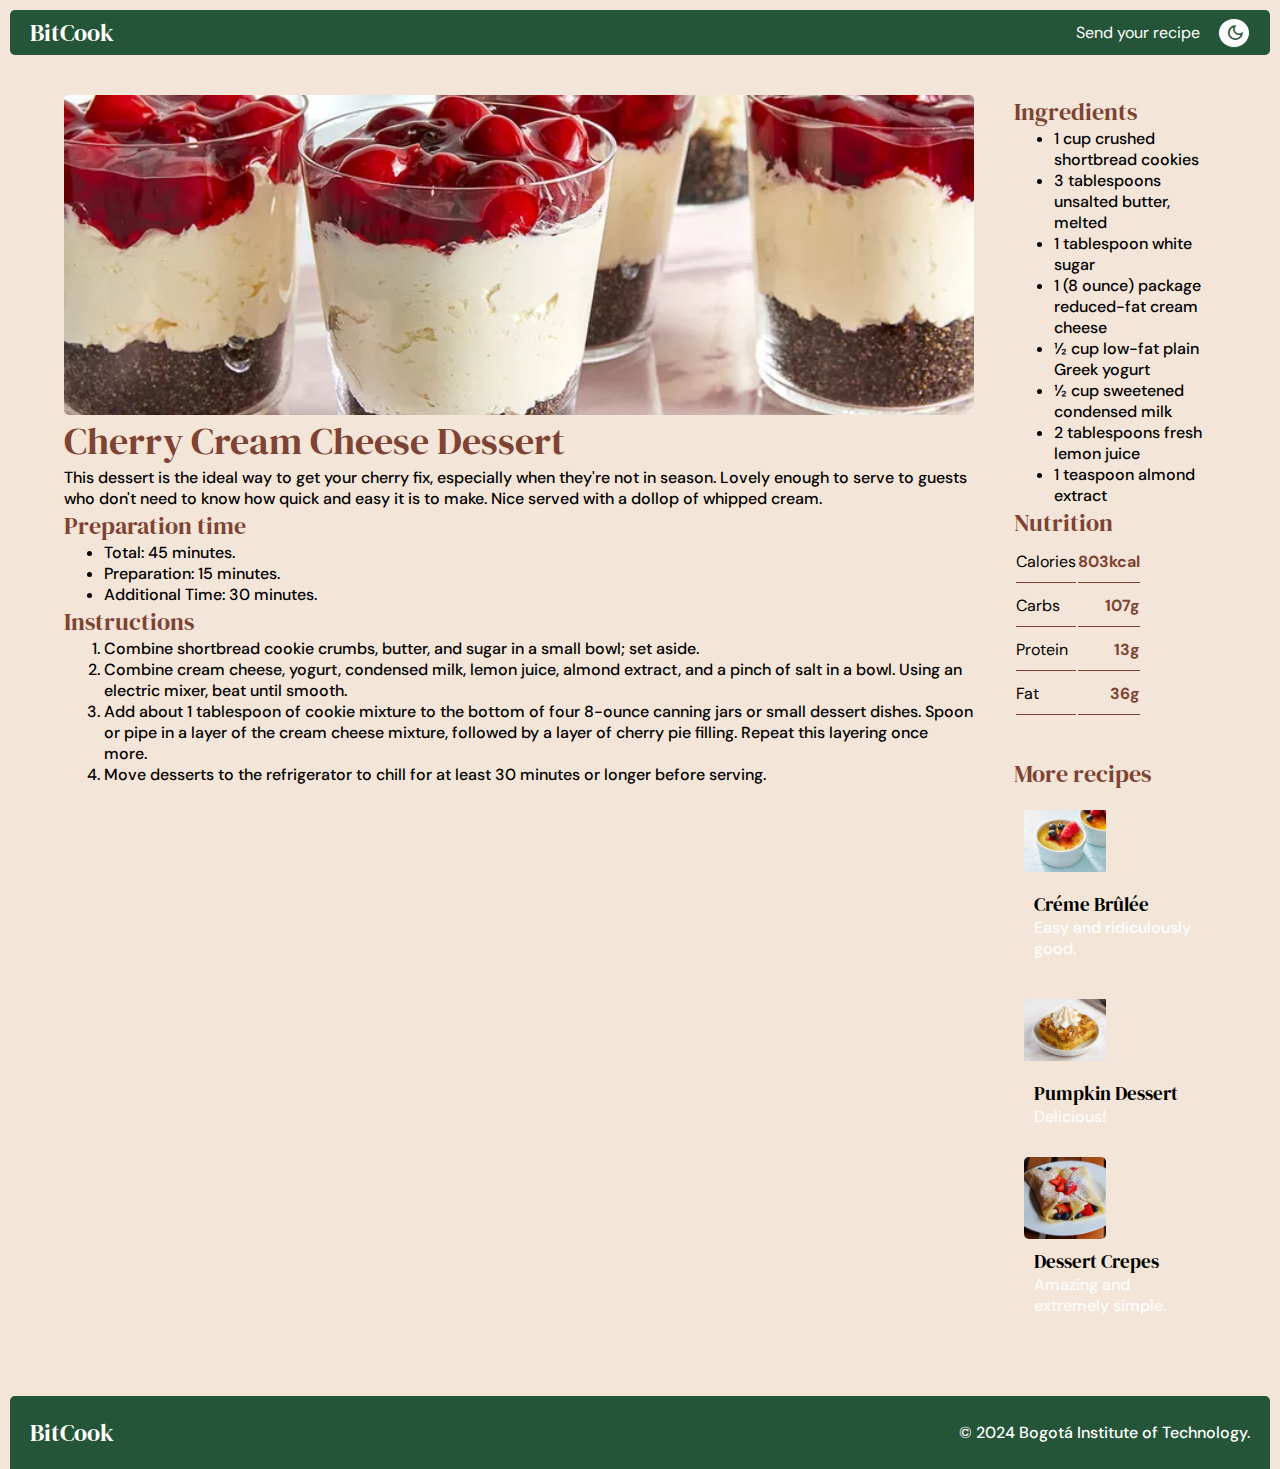
<file: cherrycreamcheese.html>
<!DOCTYPE html>
<html lang="en">
  <head>
    <meta charset="UTF-8" />
    <meta name="viewport" content="width=device-width, initial-scale=1.0" />
    <title>BitCook</title>
    <link rel="preconnect" href="https://fonts.googleapis.com" />
    <link rel="preconnect" href="https://fonts.gstatic.com" crossorigin />
    <link
      href="https://fonts.googleapis.com/css2?family=DM+Serif+Display:ital@0;1&display=swap"
      rel="stylesheet"
    />
    <link rel="preconnect" href="https://fonts.googleapis.com" />
    <link rel="preconnect" href="https://fonts.gstatic.com" crossorigin />
    <link
      href="https://fonts.googleapis.com/css2?family=DM+Sans:ital,opsz,wght@0,9..40,100..1000;1,9..40,100..1000&family=DM+Serif+Display:ital@0;1&display=swap"
      rel="stylesheet"
    />
    <link
      rel="stylesheet"
      href="https://fonts.googleapis.com/css2?family=Material+Symbols+Outlined:opsz,wght,FILL,GRAD@20..48,100..700,0..1,-50..200"
    />
    <link rel="stylesheet" href="./css/styles.css" />
    <script defer src="./js/recipescript.js"></script>
  </head>
  <body>
    <nav>
      <h2><a href="./index.html">BitCook</a></h2>
      <div id="buttons">
        <p><a href="./form.html">Send your recipe</a></p>
        <button class="dark-mode-button">
          <i class="material-symbols-outlined">dark_mode</i>
        </button>
      </div>
    </nav>
    <main id="recipe-main">
      <div class="fbox boxes lm-boxes">
        <header
          id="recipe-header"
          style="background-image: url(./images/cherrycreamcheese.png)"
        ></header>
        <div>
          <h2 class="title lm-titles">Cherry Cream Cheese Dessert</h2>
          <p class="lm-txt">
            This dessert is the ideal way to get your cherry fix, especially
            when they're not in season. Lovely enough to serve to guests who
            don't need to know how quick and easy it is to make. Nice served
            with a dollop of whipped cream.
          </p>
        </div>
        <div class="preparation-time lm-prep-time">
          <h2 class="lm-titles">Preparation time</h2>
          <ul>
            <li class="lm-txt">Total: 45 minutes.</li>
            <li class="lm-txt">Preparation: 15 minutes.</li>
            <li class="lm-txt">Additional Time: 30 minutes.</li>
          </ul>
        </div>
        <div>
          <h2 class="lm-titles">Instructions</h2>
          <ol>
            <li class="lm-txt">
              Combine shortbread cookie crumbs, butter, and sugar in a small
              bowl; set aside.
            </li>
            <li class="lm-txt">
              Combine cream cheese, yogurt, condensed milk, lemon juice, almond
              extract, and a pinch of salt in a bowl. Using an electric mixer,
              beat until smooth.
            </li>
            <li class="lm-txt">
              Add about 1 tablespoon of cookie mixture to the bottom of four
              8-ounce canning jars or small dessert dishes. Spoon or pipe in a
              layer of the cream cheese mixture, followed by a layer of cherry
              pie filling. Repeat this layering once more.
            </li>
            <li class="lm-txt">
              Move desserts to the refrigerator to chill for at least 30 minutes
              or longer before serving.
            </li>
          </ol>
        </div>
      </div>
      <div id="right-main">
        <div class="boxes lm-boxes">
          <h2 class="lm-titles">Ingredients</h2>
          <ul>
            <li class="lm-txt">1 cup crushed shortbread cookies</li>
            <li class="lm-txt">3 tablespoons unsalted butter, melted</li>
            <li class="lm-txt">1 tablespoon white sugar</li>
            <li class="lm-txt">1 (8 ounce) package reduced-fat cream cheese</li>
            <li class="lm-txt">½ cup low-fat plain Greek yogurt</li>
            <li class="lm-txt">½ cup sweetened condensed milk</li>
            <li class="lm-txt">2 tablespoons fresh lemon juice</li>
            <li class="lm-txt">1 teaspoon almond extract</li>
          </ul>
          <h2 class="lm-titles">Nutrition</h2>
          <table>
            <tr>
              <td class="lm-f-td">Calories</td>
              <td class="lm-s-td">803kcal</td>
            </tr>
            <tr>
              <td class="lm-f-td">Carbs</td>
              <td class="lm-s-td">107g</td>
            </tr>
            <tr>
              <td class="lm-f-td">Protein</td>
              <td class="lm-s-td">13g</td>
            </tr>
            <tr>
              <td class="lm-f-td">Fat</td>
              <td class="lm-s-td">36g</td>
            </tr>
          </table>
        </div>
        <div class="boxes lm-boxes">
          <h2 class="lm-titles">More recipes</h2>
          <div id="more-recipes-list">
            <div>
              <a href="./cremebrulee.html">
                <div
                  class="lists-img"
                  style="background-image: url(./images/cremebrulee.png)"
                ></div>
                <div class="lists">
                  <h3 class="lm-txt">Créme Brûlée</h3>
                  <p class="lm-txt">Easy and ridiculously good.</p>
                </div>
              </a>
            </div>
            <div>
              <a href="./pumpkindessert.html">
                <div
                  class="lists-img"
                  style="background-image: url(./images/pumpkin.png)"
                ></div>
                <div class="lists">
                  <h3 class="lm-txt">Pumpkin Dessert</h3>
                  <p class="lm-txt">Delicious!</p>
                </div>
              </a>
            </div>
            <div>
              <a href="./dessertcrepes.html">
                <div
                  class="lists-img"
                  style="background-image: url(./images/crepes.png)"
                ></div>
                <div class="lists">
                  <h3 class="lm-txt">Dessert Crepes</h3>
                  <p class="lm-txt">Amazing and extremely simple.</p>
                </div>
              </a>
            </div>
          </div>
        </div>
      </div>
    </main>
    <footer>
      <h2><a href="./index.html">BitCook</a></h2>
      <p>© 2024 Bogotá Institute of Technology.</p>
    </footer>
  </body>
</html>
</file>
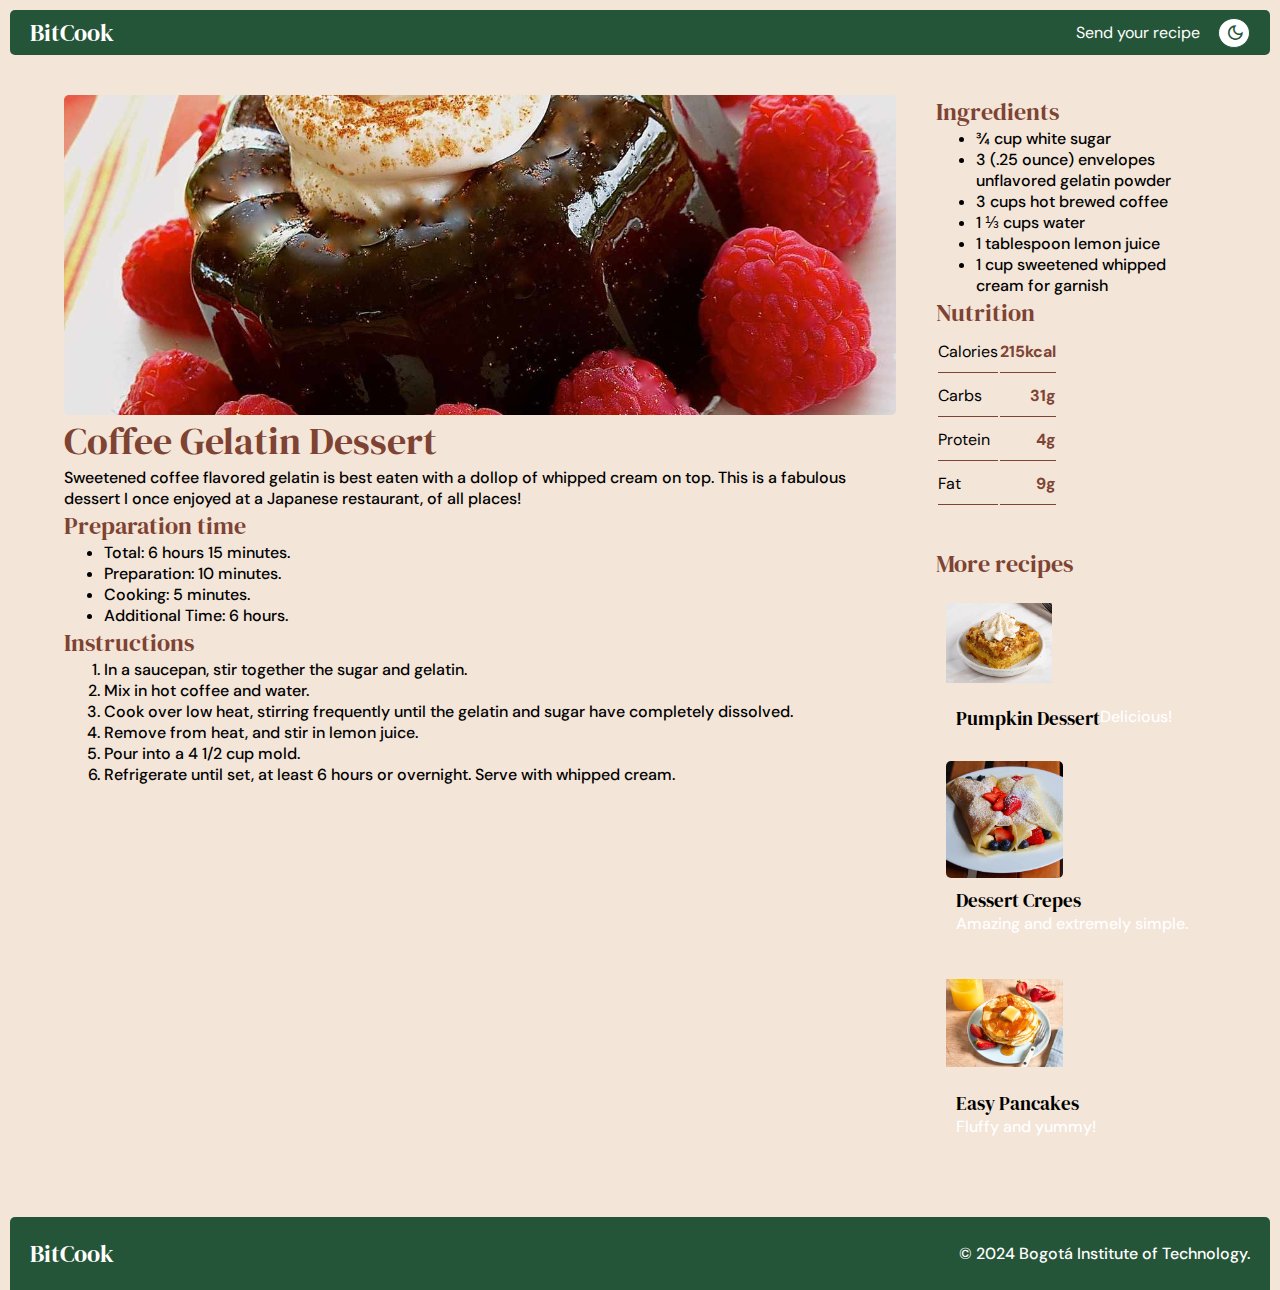
<file: coffegelatin.html>
<!DOCTYPE html>
<html lang="en">
  <head>
    <meta charset="UTF-8" />
    <meta name="viewport" content="width=device-width, initial-scale=1.0" />
    <title>BitCook</title>
    <link rel="preconnect" href="https://fonts.googleapis.com" />
    <link rel="preconnect" href="https://fonts.gstatic.com" crossorigin />
    <link
      href="https://fonts.googleapis.com/css2?family=DM+Serif+Display:ital@0;1&display=swap"
      rel="stylesheet"
    />
    <link rel="preconnect" href="https://fonts.googleapis.com" />
    <link rel="preconnect" href="https://fonts.gstatic.com" crossorigin />
    <link
      href="https://fonts.googleapis.com/css2?family=DM+Sans:ital,opsz,wght@0,9..40,100..1000;1,9..40,100..1000&family=DM+Serif+Display:ital@0;1&display=swap"
      rel="stylesheet"
    />
    <link
      rel="stylesheet"
      href="https://fonts.googleapis.com/css2?family=Material+Symbols+Outlined:opsz,wght,FILL,GRAD@20..48,100..700,0..1,-50..200"
    />
    <link rel="stylesheet" href="./css/styles.css" />
    <script defer src="./js/recipescript.js"></script>
  </head>
  <body>
    <nav>
      <h2><a href="./index.html">BitCook</a></h2>
      <div id="buttons">
        <p><a href="./form.html">Send your recipe</a></p>
        <button class="dark-mode-button">
          <i class="material-symbols-outlined">dark_mode</i>
        </button>
      </div>
    </nav>
    <main id="recipe-main">
      <div class="fbox boxes lm-boxes">
        <header
          id="recipe-header"
          style="background-image: url(./images/coffeegelatin.png)"
        ></header>
        <div>
          <h2 class="title lm-titles">Coffee Gelatin Dessert</h2>
          <p class="lm-txt">
            Sweetened coffee flavored gelatin is best eaten with a dollop of
            whipped cream on top. This is a fabulous dessert I once enjoyed at a
            Japanese restaurant, of all places!
          </p>
        </div>
        <div class="preparation-time lm-prep-time">
          <h2 class="lm-titles">Preparation time</h2>
          <ul>
            <li class="lm-txt">Total: 6 hours 15 minutes.</li>
            <li class="lm-txt">Preparation: 10 minutes.</li>
            <li class="lm-txt">Cooking: 5 minutes.</li>
            <li class="lm-txt">Additional Time: 6 hours.</li>
          </ul>
        </div>
        <div>
          <h2 class="lm-titles">Instructions</h2>
          <ol>
            <li class="lm-txt">
              In a saucepan, stir together the sugar and gelatin.
            </li>
            <li class="lm-txt">Mix in hot coffee and water.</li>
            <li class="lm-txt">
              Cook over low heat, stirring frequently until the gelatin and
              sugar have completely dissolved.
            </li>
            <li class="lm-txt">Remove from heat, and stir in lemon juice.</li>
            <li class="lm-txt">Pour into a 4 1/2 cup mold.</li>
            <li class="lm-txt">
              Refrigerate until set, at least 6 hours or overnight. Serve with
              whipped cream.
            </li>
          </ol>
        </div>
      </div>
      <div id="right-main">
        <div class="boxes lm-boxes">
          <h2 class="lm-titles">Ingredients</h2>
          <ul>
            <li class="lm-txt">¾ cup white sugar</li>
            <li class="lm-txt">
              3 (.25 ounce) envelopes unflavored gelatin powder
            </li>
            <li class="lm-txt">3 cups hot brewed coffee</li>
            <li class="lm-txt">1 ⅓ cups water</li>
            <li class="lm-txt">1 tablespoon lemon juice</li>
            <li class="lm-txt">1 cup sweetened whipped cream for garnish</li>
          </ul>
          <h2 class="lm-titles">Nutrition</h2>
          <table>
            <tr>
              <td class="lm-f-td">Calories</td>
              <td class="lm-s-td">215kcal</td>
            </tr>
            <tr>
              <td class="lm-f-td">Carbs</td>
              <td class="lm-s-td">31g</td>
            </tr>
            <tr>
              <td class="lm-f-td">Protein</td>
              <td class="lm-s-td">4g</td>
            </tr>
            <tr>
              <td class="lm-f-td">Fat</td>
              <td class="lm-s-td">9g</td>
            </tr>
          </table>
        </div>
        <div class="boxes lm-boxes">
          <h2 class="lm-titles">More recipes</h2>
          <div id="more-recipes-list">
            <div>
              <a href="./pumpkindessert.html">
                <div
                  class="lists-img"
                  style="background-image: url(./images/pumpkin.png)"
                ></div>
                <div class="lists">
                  <h3 class="lm-txt">Pumpkin Dessert</h3>
                  <p class="lm-txt">Delicious!</p>
                </div>
              </a>
            </div>
            <div>
              <a href="./dessertcrepes.html">
                <div
                  class="lists-img"
                  style="background-image: url(./images/crepes.png)"
                ></div>
                <div class="lists">
                  <h3 class="lm-txt">Dessert Crepes</h3>
                  <p class="lm-txt">Amazing and extremely simple.</p>
                </div>
              </a>
            </div>
            <div>
              <a href="./pancakes.html">
                <div
                  class="lists-img"
                  style="background-image: url(./images/pancakes.png)"
                ></div>
                <div class="lists">
                  <h3 class="lm-txt">Easy Pancakes</h3>
                  <p class="lm-txt">Fluffy and yummy!</p>
                </div>
              </a>
            </div>
          </div>
        </div>
      </div>
    </main>
    <footer>
      <h2><a href="./index.html">BitCook</a></h2>
      <p>© 2024 Bogotá Institute of Technology.</p>
    </footer>
  </body>
</html>
</file>
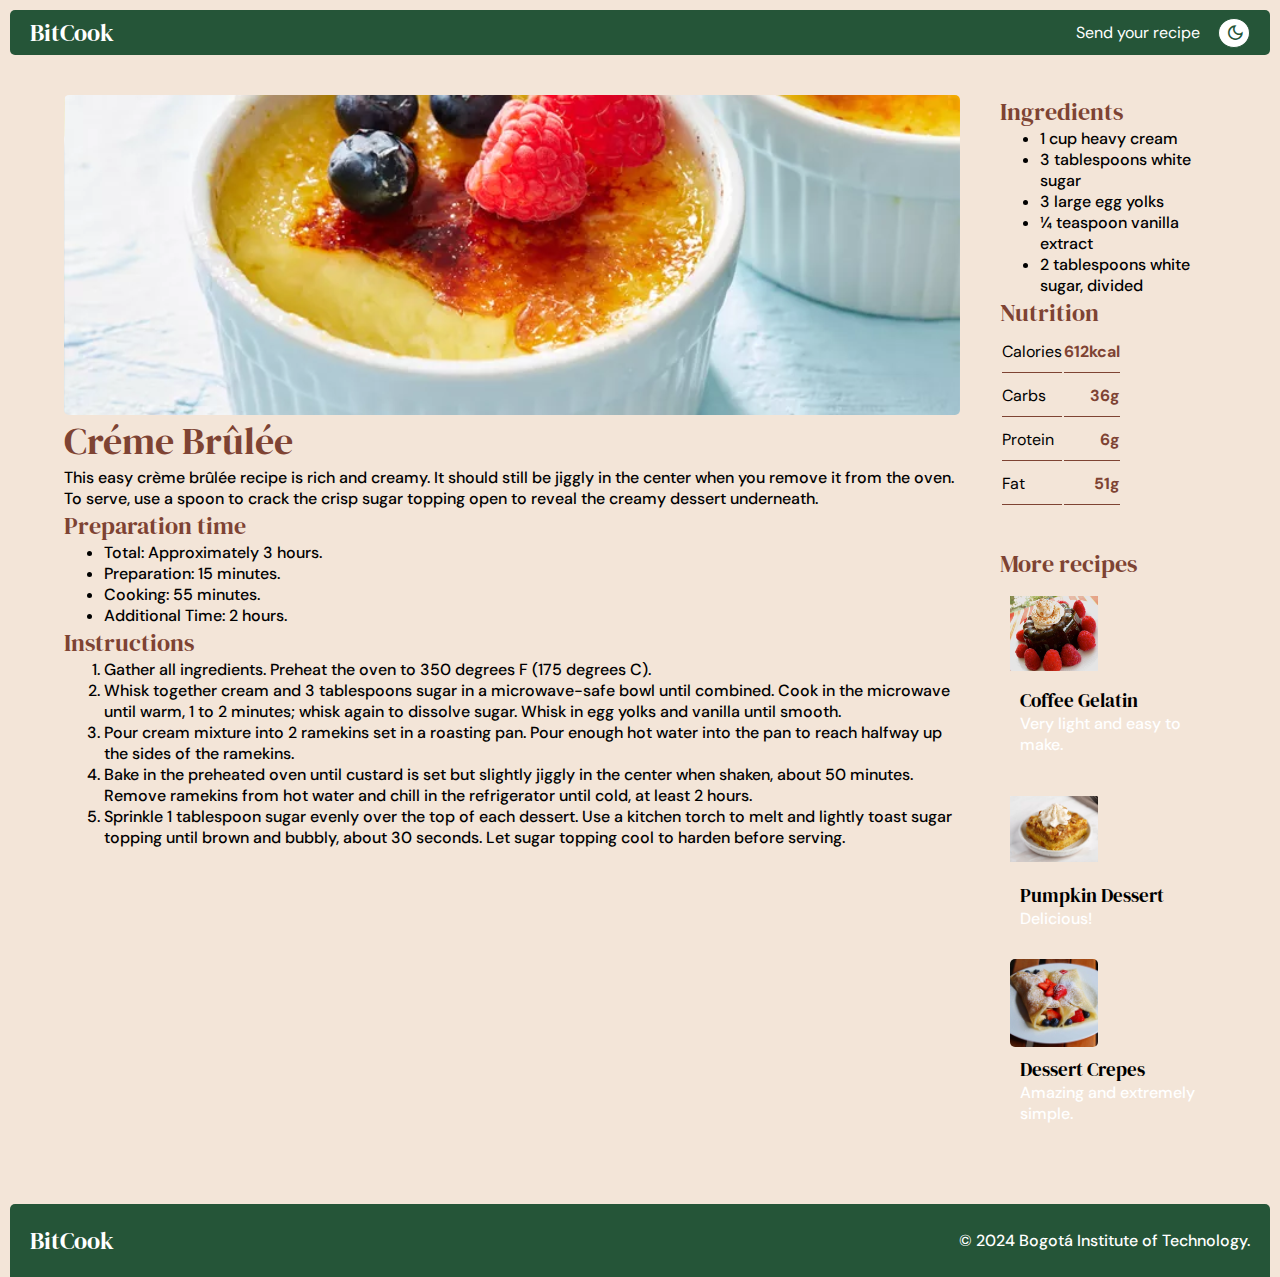
<file: cremebrulee.html>
<!DOCTYPE html>
<html lang="en">
  <head>
    <meta charset="UTF-8" />
    <meta name="viewport" content="width=device-width, initial-scale=1.0" />
    <title>BitCook</title>
    <link rel="preconnect" href="https://fonts.googleapis.com" />
    <link rel="preconnect" href="https://fonts.gstatic.com" crossorigin />
    <link
      href="https://fonts.googleapis.com/css2?family=DM+Serif+Display:ital@0;1&display=swap"
      rel="stylesheet"
    />
    <link rel="preconnect" href="https://fonts.googleapis.com" />
    <link rel="preconnect" href="https://fonts.gstatic.com" crossorigin />
    <link
      href="https://fonts.googleapis.com/css2?family=DM+Sans:ital,opsz,wght@0,9..40,100..1000;1,9..40,100..1000&family=DM+Serif+Display:ital@0;1&display=swap"
      rel="stylesheet"
    />
    <link
      rel="stylesheet"
      href="https://fonts.googleapis.com/css2?family=Material+Symbols+Outlined:opsz,wght,FILL,GRAD@20..48,100..700,0..1,-50..200"
    />
    <link rel="stylesheet" href="./css/styles.css" />
    <script defer src="./js/recipescript.js"></script>
  </head>
  <body>
    <nav>
      <h2><a href="./index.html">BitCook</a></h2>
      <div id="buttons">
        <p><a href="./form.html">Send your recipe</a></p>
        <button class="dark-mode-button">
          <i class="material-symbols-outlined">dark_mode</i>
        </button>
      </div>
    </nav>
    <main id="recipe-main">
      <div class="fbox boxes lm-boxes">
        <header
          id="recipe-header"
          style="background-image: url(./images/cremebrulee.png)"
        ></header>
        <div>
          <h2 class="title lm-titles">Créme Brûlée</h2>
          <p class="lm-txt">
            This easy crème brûlée recipe is rich and creamy. It should still be
            jiggly in the center when you remove it from the oven. To serve, use
            a spoon to crack the crisp sugar topping open to reveal the creamy
            dessert underneath.
          </p>
        </div>
        <div class="preparation-time lm-prep-time">
          <h2 class="lm-titles">Preparation time</h2>
          <ul>
            <li class="lm-txt">Total: Approximately 3 hours.</li>
            <li class="lm-txt">Preparation: 15 minutes.</li>
            <li class="lm-txt">Cooking: 55 minutes.</li>
            <li class="lm-txt">Additional Time: 2 hours.</li>
          </ul>
        </div>
        <div>
          <h2 class="lm-titles">Instructions</h2>
          <ol>
            <li class="lm-txt">
              Gather all ingredients. Preheat the oven to 350 degrees F (175
              degrees C).
            </li>
            <li class="lm-txt">
              Whisk together cream and 3 tablespoons sugar in a microwave-safe
              bowl until combined. Cook in the microwave until warm, 1 to 2
              minutes; whisk again to dissolve sugar. Whisk in egg yolks and
              vanilla until smooth.
            </li>
            <li class="lm-txt">
              Pour cream mixture into 2 ramekins set in a roasting pan. Pour
              enough hot water into the pan to reach halfway up the sides of the
              ramekins.
            </li>
            <li class="lm-txt">
              Bake in the preheated oven until custard is set but slightly
              jiggly in the center when shaken, about 50 minutes. Remove
              ramekins from hot water and chill in the refrigerator until cold,
              at least 2 hours.
            </li>
            <li class="lm-txt">
              Sprinkle 1 tablespoon sugar evenly over the top of each dessert.
              Use a kitchen torch to melt and lightly toast sugar topping until
              brown and bubbly, about 30 seconds. Let sugar topping cool to
              harden before serving.
            </li>
          </ol>
        </div>
      </div>
      <div id="right-main">
        <div class="boxes lm-boxes">
          <h2 class="lm-titles">Ingredients</h2>
          <ul>
            <li class="lm-txt">1 cup heavy cream</li>
            <li class="lm-txt">3 tablespoons white sugar</li>
            <li class="lm-txt">3 large egg yolks</li>
            <li class="lm-txt">¼ teaspoon vanilla extract</li>
            <li class="lm-txt">2 tablespoons white sugar, divided</li>
          </ul>
          <h2 class="lm-titles">Nutrition</h2>
          <table>
            <tr>
              <td class="lm-f-td">Calories</td>
              <td class="lm-s-td">612kcal</td>
            </tr>
            <tr>
              <td class="lm-f-td">Carbs</td>
              <td class="lm-s-td">36g</td>
            </tr>
            <tr>
              <td class="lm-f-td">Protein</td>
              <td class="lm-s-td">6g</td>
            </tr>
            <tr>
              <td class="lm-f-td">Fat</td>
              <td class="lm-s-td">51g</td>
            </tr>
          </table>
        </div>
        <div class="boxes lm-boxes">
          <h2 class="lm-titles">More recipes</h2>
          <div id="more-recipes-list">
            <div>
              <a href="./coffegelatin.html">
                <div
                  class="lists-img"
                  style="background-image: url(./images/coffeegelatin.png)"
                ></div>
                <div class="lists">
                  <h3 class="lm-txt">Coffee Gelatin</h3>
                  <p class="lm-txt">Very light and easy to make.</p>
                </div>
              </a>
            </div>
            <div>
              <a href="./pumpkindessert.html">
                <div
                  class="lists-img"
                  style="background-image: url(./images/pumpkin.png)"
                ></div>
                <div class="lists">
                  <h3 class="lm-txt">Pumpkin Dessert</h3>
                  <p class="lm-txt">Delicious!</p>
                </div>
              </a>
            </div>
            <div>
              <a href="./dessertcrepes.html">
                <div
                  class="lists-img"
                  style="background-image: url(./images/crepes.png)"
                ></div>
                <div class="lists">
                  <h3 class="lm-txt">Dessert Crepes</h3>
                  <p class="lm-txt">Amazing and extremely simple.</p>
                </div>
              </a>
            </div>
          </div>
        </div>
      </div>
    </main>
    <footer>
      <h2><a href="./index.html">BitCook</a></h2>
      <p>© 2024 Bogotá Institute of Technology.</p>
    </footer>
  </body>
</html>
</file>
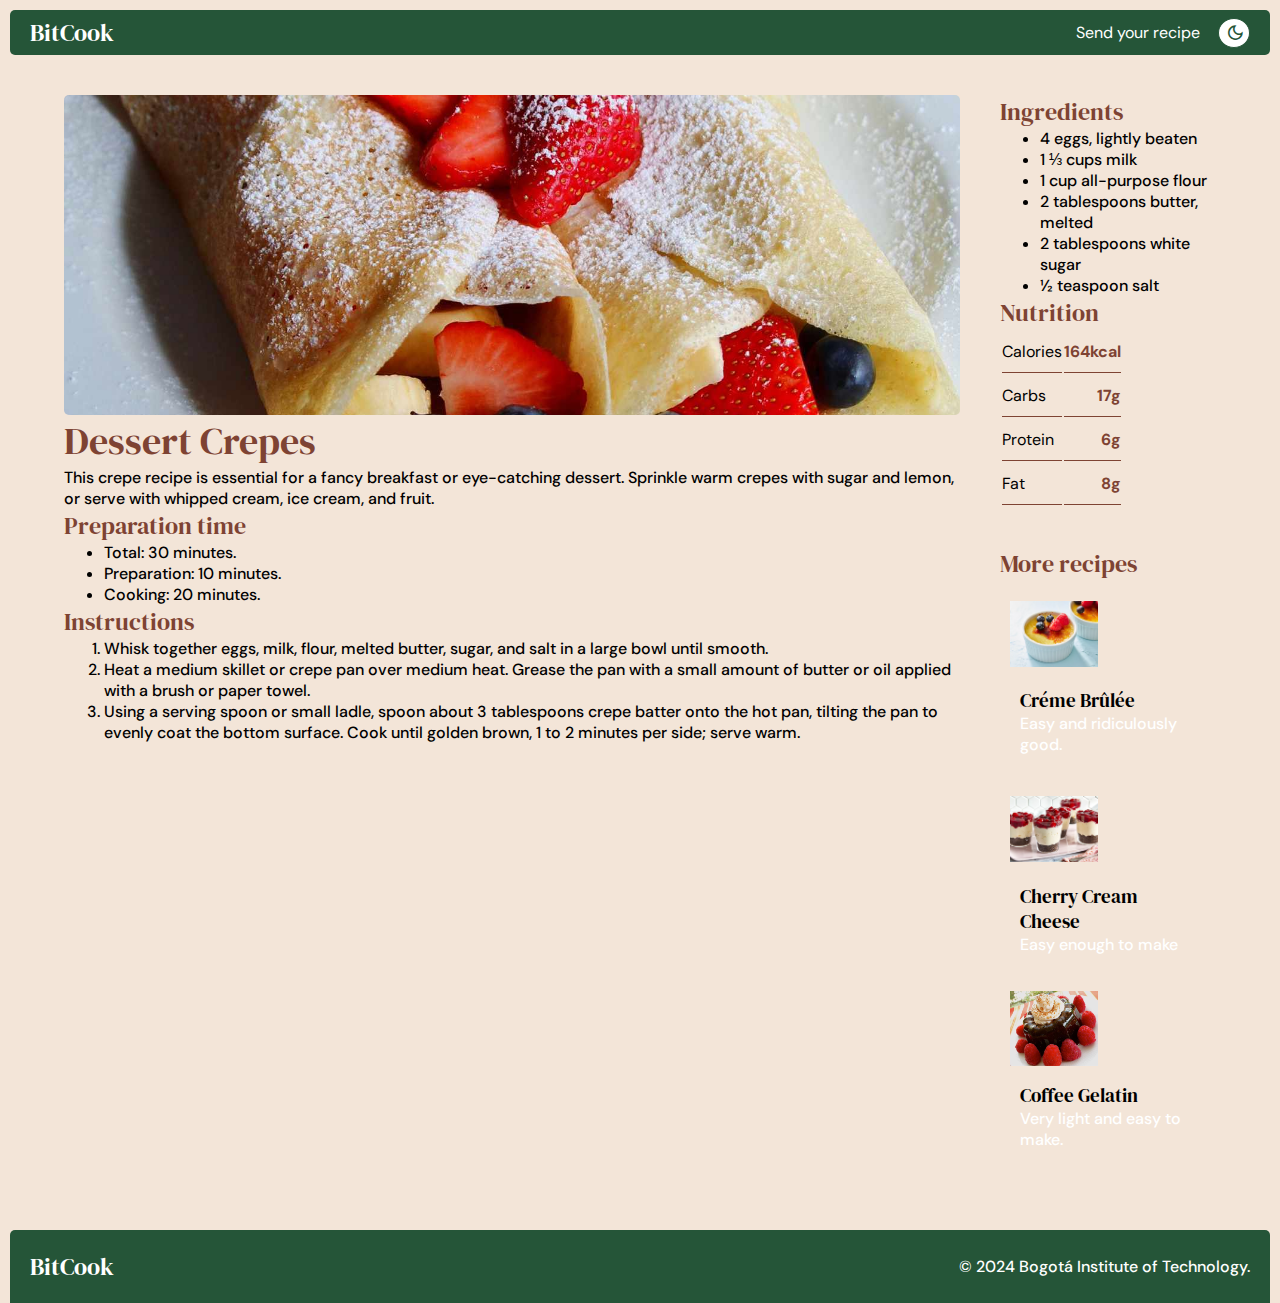
<file: dessertcrepes.html>
<!DOCTYPE html>
<html lang="en">
  <head>
    <meta charset="UTF-8" />
    <meta name="viewport" content="width=device-width, initial-scale=1.0" />
    <title>BitCook</title>
    <link rel="preconnect" href="https://fonts.googleapis.com" />
    <link rel="preconnect" href="https://fonts.gstatic.com" crossorigin />
    <link
      href="https://fonts.googleapis.com/css2?family=DM+Serif+Display:ital@0;1&display=swap"
      rel="stylesheet"
    />
    <link rel="preconnect" href="https://fonts.googleapis.com" />
    <link rel="preconnect" href="https://fonts.gstatic.com" crossorigin />
    <link
      href="https://fonts.googleapis.com/css2?family=DM+Sans:ital,opsz,wght@0,9..40,100..1000;1,9..40,100..1000&family=DM+Serif+Display:ital@0;1&display=swap"
      rel="stylesheet"
    />
    <link
      rel="stylesheet"
      href="https://fonts.googleapis.com/css2?family=Material+Symbols+Outlined:opsz,wght,FILL,GRAD@20..48,100..700,0..1,-50..200"
    />
    <link rel="stylesheet" href="./css/styles.css" />
    <script defer src="./js/recipescript.js"></script>
  </head>
  <body>
    <nav>
      <h2><a href="./index.html">BitCook</a></h2>
      <div id="buttons">
        <p><a href="./form.html">Send your recipe</a></p>
        <button class="dark-mode-button">
          <i class="material-symbols-outlined">dark_mode</i>
        </button>
      </div>
    </nav>
    <main id="recipe-main">
      <div class="fbox boxes lm-boxes">
        <header
          id="recipe-header"
          style="background-image: url(./images/crepes.png)"
        ></header>
        <div>
          <h2 class="title lm-titles">Dessert Crepes</h2>
          <p class="lm-txt">
            This crepe recipe is essential for a fancy breakfast or eye-catching
            dessert. Sprinkle warm crepes with sugar and lemon, or serve with
            whipped cream, ice cream, and fruit.
          </p>
        </div>
        <div class="preparation-time lm-prep-time">
          <h2 class="lm-titles">Preparation time</h2>
          <ul>
            <li class="lm-txt">Total: 30 minutes.</li>
            <li class="lm-txt">Preparation: 10 minutes.</li>
            <li class="lm-txt">Cooking: 20 minutes.</li>
          </ul>
        </div>
        <div>
          <h2 class="lm-titles">Instructions</h2>
          <ol>
            <li class="lm-txt">
              Whisk together eggs, milk, flour, melted butter, sugar, and salt
              in a large bowl until smooth.
            </li>
            <li class="lm-txt">
              Heat a medium skillet or crepe pan over medium heat. Grease the
              pan with a small amount of butter or oil applied with a brush or
              paper towel.
            </li>
            <li class="lm-txt">
              Using a serving spoon or small ladle, spoon about 3 tablespoons
              crepe batter onto the hot pan, tilting the pan to evenly coat the
              bottom surface. Cook until golden brown, 1 to 2 minutes per side;
              serve warm.
            </li>
          </ol>
        </div>
      </div>
      <div id="right-main">
        <div class="boxes lm-boxes">
          <h2 class="lm-titles">Ingredients</h2>
          <ul>
            <li class="lm-txt">4 eggs, lightly beaten</li>
            <li class="lm-txt">1 ⅓ cups milk</li>
            <li class="lm-txt">1 cup all-purpose flour</li>
            <li class="lm-txt">2 tablespoons butter, melted</li>
            <li class="lm-txt">2 tablespoons white sugar</li>
            <li class="lm-txt">½ teaspoon salt</li>
          </ul>
          <h2 class="lm-titles">Nutrition</h2>
          <table>
            <tr>
              <td class="lm-f-td">Calories</td>
              <td class="lm-s-td">164kcal</td>
            </tr>
            <tr>
              <td class="lm-f-td">Carbs</td>
              <td class="lm-s-td">17g</td>
            </tr>
            <tr>
              <td class="lm-f-td">Protein</td>
              <td class="lm-s-td">6g</td>
            </tr>
            <tr>
              <td class="lm-f-td">Fat</td>
              <td class="lm-s-td">8g</td>
            </tr>
          </table>
        </div>
        <div class="boxes lm-boxes">
          <h2 class="lm-titles">More recipes</h2>
          <div id="more-recipes-list">
            <div>
              <a href="./cremebrulee.html">
                <div
                  class="lists-img"
                  style="background-image: url(./images/cremebrulee.png)"
                ></div>
                <div class="lists">
                  <h3 class="lm-txt">Créme Brûlée</h3>
                  <p class="lm-txt">Easy and ridiculously good.</p>
                </div>
              </a>
            </div>
            <div>
              <a href="./cherrycreamcheese.html">
                <div
                  class="lists-img"
                  style="background-image: url(./images/cherrycreamcheese.png)"
                ></div>
                <div class="lists">
                  <h3 class="lm-txt">Cherry Cream Cheese</h3>
                  <p class="lm-txt">Easy enough to make</p>
                </div>
              </a>
            </div>
            <div>
              <a href="./coffegelatin.html">
                <div
                  class="lists-img"
                  style="background-image: url(./images/coffeegelatin.png)"
                ></div>
                <div class="lists">
                  <h3 class="lm-txt">Coffee Gelatin</h3>
                  <p class="lm-txt">Very light and easy to make.</p>
                </div>
              </a>
            </div>
          </div>
        </div>
      </div>
    </main>
    <footer>
      <h2><a href="./index.html">BitCook</a></h2>
      <p>© 2024 Bogotá Institute of Technology.</p>
    </footer>
  </body>
</html>
</file>
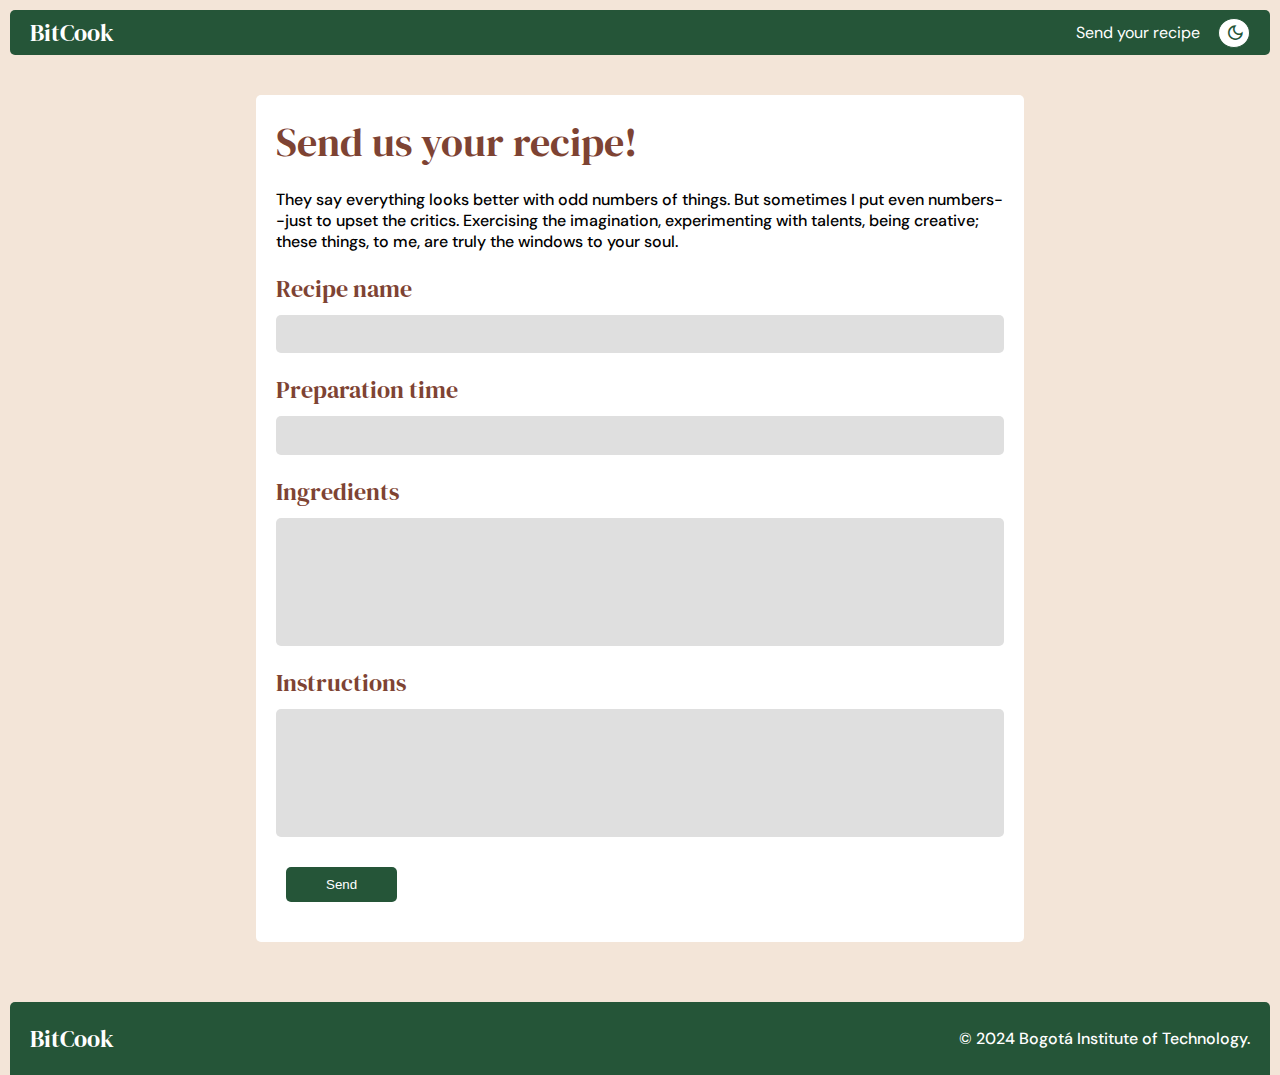
<file: form.html>
<!DOCTYPE html>
<html lang="en">
  <head>
    <meta charset="UTF-8" />
    <meta name="viewport" content="width=device-width, initial-scale=1.0" />
    <title>Document</title>
    <link rel="preconnect" href="https://fonts.googleapis.com" />
    <link rel="preconnect" href="https://fonts.gstatic.com" crossorigin />
    <link
      href="https://fonts.googleapis.com/css2?family=DM+Serif+Display:ital@0;1&display=swap"
      rel="stylesheet"
    />
    <link rel="preconnect" href="https://fonts.googleapis.com" />
    <link rel="preconnect" href="https://fonts.gstatic.com" crossorigin />
    <link
      href="https://fonts.googleapis.com/css2?family=DM+Sans:ital,opsz,wght@0,9..40,100..1000;1,9..40,100..1000&family=DM+Serif+Display:ital@0;1&display=swap"
      rel="stylesheet"
    />
    <link
      rel="stylesheet"
      href="https://fonts.googleapis.com/css2?family=Material+Symbols+Outlined:opsz,wght,FILL,GRAD@20..48,100..700,0..1,-50..200"
    />
    <link rel="stylesheet" href="./css/styles.css" />
  </head>
  <body>
    <nav>
      <h2><a href="./index.html">BitCook</a></h2>
      <div id="buttons">
        <p><a href="./form.html">Send your recipe</a></p>
        <button class="dark-mode-button">
          <i class="material-symbols-outlined">dark_mode</i>
        </button>
      </div>
    </nav>
    <main id="form">
      <div id="recipe-form">
        <div>
          <h2>Send us your recipe!</h2>
        </div>
        <div>
          <p>
            They say everything looks better with odd numbers of things. But
            sometimes I put even numbers--just to upset the critics. Exercising
            the imagination, experimenting with talents, being creative; these
            things, to me, are truly the windows to your soul.
          </p>
        </div>
        <form action=""></form>
        <div>
          <label for="recipe-name">Recipe name</label>
          <input type="text" name="recipe-name" id="recipe-name" />
        </div>
        <div>
          <label for="prep-time">Preparation time</label>
          <input type="text" name="prep-time" id="prep-time" />
        </div>
        <div>
          <label for="ingredients">Ingredients</label>
          <input type="text" name="ingredients" id="ingredients" />
        </div>
        <div>
          <label for="instructions">Instructions</label>
          <input type="text" name="instructions" id="instructions" />
        </div>
        <div>
          <button type="submit">Send</button>
        </div>
      </div>
    </main>
    <footer>
      <h2><a href="./index.html">BitCook</a></h2>
      <p>© 2024 Bogotá Institute of Technology.</p>
    </footer>
  </body>
</html>
</file>
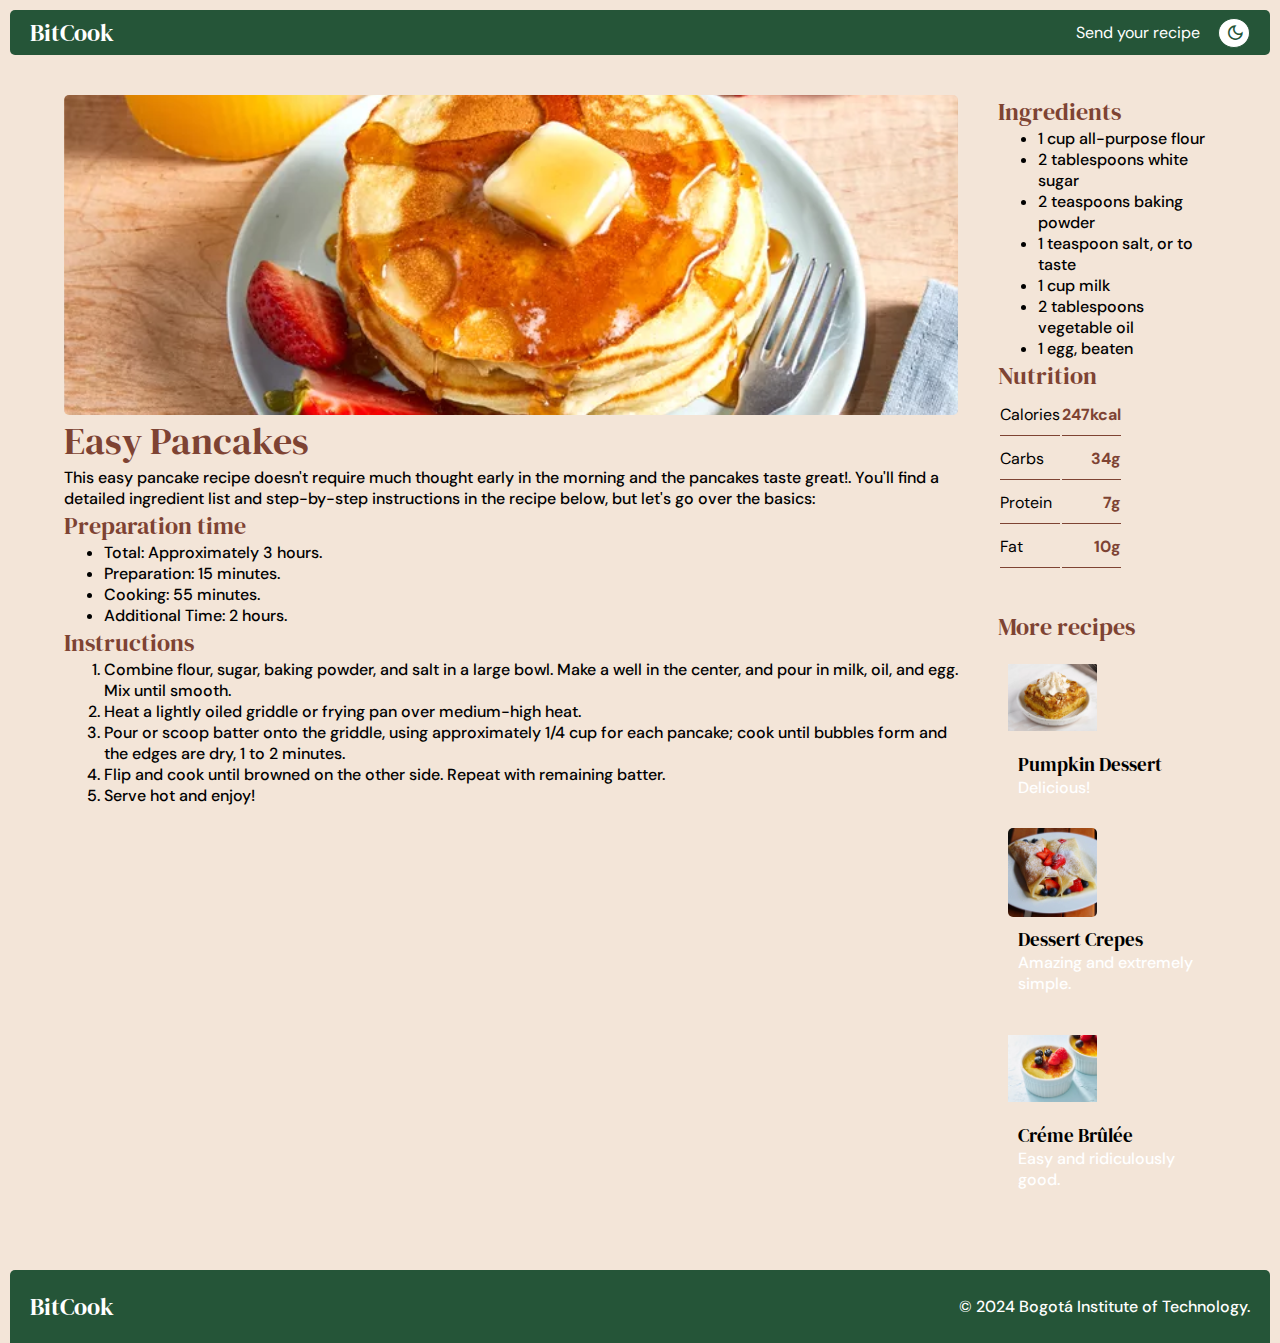
<file: pancakes.html>
<!DOCTYPE html>
<html lang="en">
  <head>
    <meta charset="UTF-8" />
    <meta name="viewport" content="width=device-width, initial-scale=1.0" />
    <title>BitCook</title>
    <link rel="preconnect" href="https://fonts.googleapis.com" />
    <link rel="preconnect" href="https://fonts.gstatic.com" crossorigin />
    <link
      href="https://fonts.googleapis.com/css2?family=DM+Serif+Display:ital@0;1&display=swap"
      rel="stylesheet"
    />
    <link rel="preconnect" href="https://fonts.googleapis.com" />
    <link rel="preconnect" href="https://fonts.gstatic.com" crossorigin />
    <link
      href="https://fonts.googleapis.com/css2?family=DM+Sans:ital,opsz,wght@0,9..40,100..1000;1,9..40,100..1000&family=DM+Serif+Display:ital@0;1&display=swap"
      rel="stylesheet"
    />
    <link
      rel="stylesheet"
      href="https://fonts.googleapis.com/css2?family=Material+Symbols+Outlined:opsz,wght,FILL,GRAD@20..48,100..700,0..1,-50..200"
    />
    <link rel="stylesheet" href="./css/styles.css" />
    <script defer src="./js/recipescript.js"></script>
  </head>
  <body>
    <nav>
      <h2><a href="./index.html">BitCook</a></h2>
      <div id="buttons">
        <p><a href="./form.html">Send your recipe</a></p>
        <button class="dark-mode-button">
          <i class="material-symbols-outlined">dark_mode</i>
        </button>
      </div>
    </nav>
    <main id="recipe-main">
      <div class="fbox boxes lm-boxes">
        <header
          id="recipe-header"
          style="background-image: url(./images/pancakes.png)"
        ></header>
        <div>
          <h2 class="title lm-titles">Easy Pancakes</h2>
          <p class="lm-txt">
            This easy pancake recipe doesn't require much thought early in the
            morning and the pancakes taste great!. You'll find a detailed
            ingredient list and step-by-step instructions in the recipe below,
            but let's go over the basics:
          </p>
        </div>
        <div class="preparation-time lm-prep-time">
          <h2 class="lm-titles">Preparation time</h2>
          <ul>
            <li class="lm-txt">Total: Approximately 3 hours.</li>
            <li class="lm-txt">Preparation: 15 minutes.</li>
            <li class="lm-txt">Cooking: 55 minutes.</li>
            <li class="lm-txt">Additional Time: 2 hours.</li>
          </ul>
        </div>
        <div>
          <h2 class="lm-titles">Instructions</h2>
          <ol>
            <li class="lm-txt">
              Combine flour, sugar, baking powder, and salt in a large bowl.
              Make a well in the center, and pour in milk, oil, and egg. Mix
              until smooth.
            </li>
            <li class="lm-txt">
              Heat a lightly oiled griddle or frying pan over medium-high heat.
            </li>
            <li class="lm-txt">
              Pour or scoop batter onto the griddle, using approximately 1/4 cup
              for each pancake; cook until bubbles form and the edges are dry, 1
              to 2 minutes.
            </li>
            <li class="lm-txt">
              Flip and cook until browned on the other side. Repeat with
              remaining batter.
            </li>
            <li class="lm-txt">Serve hot and enjoy!</li>
          </ol>
        </div>
      </div>
      <div id="right-main">
        <div class="boxes lm-boxes">
          <h2 class="lm-titles">Ingredients</h2>
          <ul>
            <li class="lm-txt">1 cup all-purpose flour</li>
            <li class="lm-txt">2 tablespoons white sugar</li>
            <li class="lm-txt">2 teaspoons baking powder</li>
            <li class="lm-txt">1 teaspoon salt, or to taste</li>
            <li class="lm-txt">1 cup milk</li>
            <li class="lm-txt">2 tablespoons vegetable oil</li>
            <li class="lm-txt">1 egg, beaten</li>
          </ul>
          <h2 class="lm-titles">Nutrition</h2>
          <table>
            <tr>
              <td class="lm-f-td">Calories</td>
              <td class="lm-s-td">247kcal</td>
            </tr>
            <tr>
              <td class="lm-f-td">Carbs</td>
              <td class="lm-s-td">34g</td>
            </tr>
            <tr>
              <td class="lm-f-td">Protein</td>
              <td class="lm-s-td">7g</td>
            </tr>
            <tr>
              <td class="lm-f-td">Fat</td>
              <td class="lm-s-td">10g</td>
            </tr>
          </table>
        </div>
        <div class="boxes lm-boxes">
          <h2 class="lm-titles">More recipes</h2>
          <div id="more-recipes-list">
            <div>
              <a href="./pumpkindessert.html">
                <div
                  class="lists-img"
                  style="background-image: url(./images/pumpkin.png)"
                ></div>
                <div class="lists">
                  <h3 class="lm-txt">Pumpkin Dessert</h3>
                  <p class="lm-txt">Delicious!</p>
                </div>
              </a>
            </div>
            <div>
              <a href="./dessertcrepes.html">
                <div
                  class="lists-img"
                  style="background-image: url(./images/crepes.png)"
                ></div>
                <div class="lists">
                  <h3 class="lm-txt">Dessert Crepes</h3>
                  <p class="lm-txt">Amazing and extremely simple.</p>
                </div>
              </a>
            </div>
            <div>
              <a href="./cremebrulee.html">
                <div
                  class="lists-img"
                  style="background-image: url(./images/cremebrulee.png)"
                ></div>
                <div class="lists">
                  <h3 class="lm-txt">Créme Brûlée</h3>
                  <p class="lm-txt">Easy and ridiculously good.</p>
                </div>
              </a>
            </div>
          </div>
          </div>
        </div>
      </div>
    </main>
    <footer>
      <h2><a href="./index.html">BitCook</a></h2>
      <p>© 2024 Bogotá Institute of Technology.</p>
    </footer>
  </body>
</html>
</file>
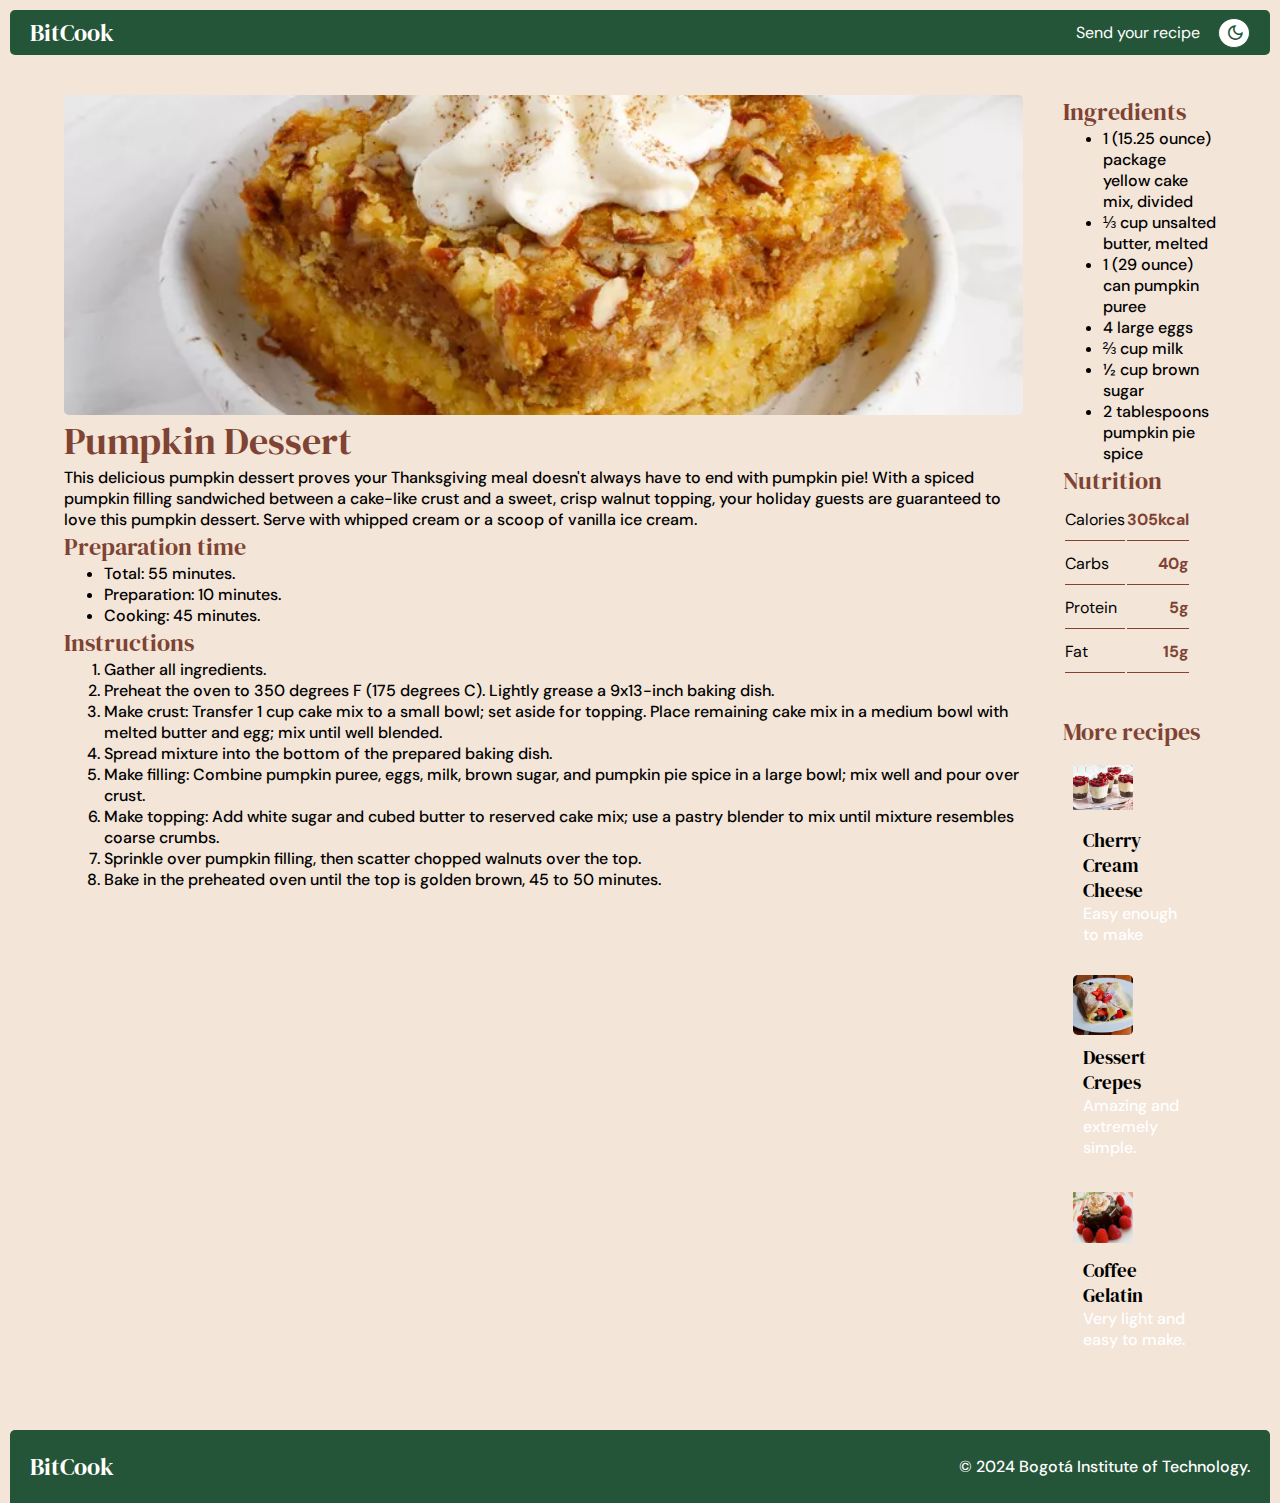
<file: pumpkindessert.html>
<!DOCTYPE html>
<html lang="en">
  <head>
    <meta charset="UTF-8" />
    <meta name="viewport" content="width=device-width, initial-scale=1.0" />
    <title>BitCook</title>
    <link rel="preconnect" href="https://fonts.googleapis.com" />
    <link rel="preconnect" href="https://fonts.gstatic.com" crossorigin />
    <link
      href="https://fonts.googleapis.com/css2?family=DM+Serif+Display:ital@0;1&display=swap"
      rel="stylesheet"
    />
    <link rel="preconnect" href="https://fonts.googleapis.com" />
    <link rel="preconnect" href="https://fonts.gstatic.com" crossorigin />
    <link
      href="https://fonts.googleapis.com/css2?family=DM+Sans:ital,opsz,wght@0,9..40,100..1000;1,9..40,100..1000&family=DM+Serif+Display:ital@0;1&display=swap"
      rel="stylesheet"
    />
    <link
      rel="stylesheet"
      href="https://fonts.googleapis.com/css2?family=Material+Symbols+Outlined:opsz,wght,FILL,GRAD@20..48,100..700,0..1,-50..200"
    />
    <link rel="stylesheet" href="./css/styles.css" />
    <script defer src="./js/recipescript.js"></script>
  </head>
  <body>
    <nav>
      <h2><a href="./index.html">BitCook</a></h2>
      <div id="buttons">
        <p><a href="./form.html">Send your recipe</a></p>
        <button class="dark-mode-button">
          <i class="material-symbols-outlined">dark_mode</i>
        </button>
      </div>
    </nav>
    <main id="recipe-main">
      <div class="fbox boxes lm-boxes">
        <header
          id="recipe-header"
          style="background-image: url(./images/pumpkin.png)"
        ></header>
        <div>
          <h2 class="title lm-titles">Pumpkin Dessert</h2>
          <p class="lm-txt">
            This delicious pumpkin dessert proves your Thanksgiving meal doesn't
            always have to end with pumpkin pie! With a spiced pumpkin filling
            sandwiched between a cake-like crust and a sweet, crisp walnut
            topping, your holiday guests are guaranteed to love this pumpkin
            dessert. Serve with whipped cream or a scoop of vanilla ice cream.
          </p>
        </div>
        <div class="preparation-time lm-prep-time">
          <h2 class="lm-titles">Preparation time</h2>
          <ul>
            <li class="lm-txt">Total: 55 minutes.</li>
            <li class="lm-txt">Preparation: 10 minutes.</li>
            <li class="lm-txt">Cooking: 45 minutes.</li>
          </ul>
        </div>
        <div>
          <h2 class="lm-titles">Instructions</h2>
          <ol>
            <li class="lm-txt">Gather all ingredients.</li>
            <li class="lm-txt">
              Preheat the oven to 350 degrees F (175 degrees C). Lightly grease
              a 9x13-inch baking dish.
            </li>
            <li class="lm-txt">
              Make crust: Transfer 1 cup cake mix to a small bowl; set aside for
              topping. Place remaining cake mix in a medium bowl with melted
              butter and egg; mix until well blended.
            </li>
            <li class="lm-txt">
              Spread mixture into the bottom of the prepared baking dish.
            </li>
            <li class="lm-txt">
              Make filling: Combine pumpkin puree, eggs, milk, brown sugar, and
              pumpkin pie spice in a large bowl; mix well and pour over crust.
            </li>
            <li class="lm-txt">
              Make topping: Add white sugar and cubed butter to reserved cake
              mix; use a pastry blender to mix until mixture resembles coarse
              crumbs.
            </li>
            <li class="lm-txt">
              Sprinkle over pumpkin filling, then scatter chopped walnuts over
              the top.
            </li>
            <li class="lm-txt">
              Bake in the preheated oven until the top is golden brown, 45 to 50
              minutes.
            </li>
          </ol>
        </div>
      </div>
      <div id="right-main">
        <div class="boxes lm-boxes">
          <h2 class="lm-titles">Ingredients</h2>
          <ul>
            <li class="lm-txt">
              1 (15.25 ounce) package yellow cake mix, divided
            </li>
            <li class="lm-txt">⅓ cup unsalted butter, melted</li>
            <li class="lm-txt">1 (29 ounce) can pumpkin puree</li>
            <li class="lm-txt">4 large eggs</li>
            <li class="lm-txt">⅔ cup milk</li>
            <li class="lm-txt">½ cup brown sugar</li>
            <li class="lm-txt">2 tablespoons pumpkin pie spice</li>
          </ul>
          <h2 class="lm-titles">Nutrition</h2>
          <table>
            <tr>
              <td class="lm-f-td">Calories</td>
              <td class="lm-s-td">305kcal</td>
            </tr>
            <tr>
              <td class="lm-f-td">Carbs</td>
              <td class="lm-s-td">40g</td>
            </tr>
            <tr>
              <td class="lm-f-td">Protein</td>
              <td class="lm-s-td">5g</td>
            </tr>
            <tr>
              <td class="lm-f-td">Fat</td>
              <td class="lm-s-td">15g</td>
            </tr>
          </table>
        </div>
        <div class="boxes lm-boxes">
          <h2 class="lm-titles">More recipes</h2>
          <div id="more-recipes-list">
            <div>
              <a href="./cherrycreamcheese.html">
                <div
                  class="lists-img"
                  style="background-image: url(./images/cherrycreamcheese.png)"
                ></div>
                <div class="lists">
                  <h3 class="lm-txt">Cherry Cream Cheese</h3>
                  <p class="lm-txt">Easy enough to make</p>
                </div>
              </a>
            </div>
            <div>
              <a href="./dessertcrepes.html">
                <div
                  class="lists-img"
                  style="background-image: url(./images/crepes.png)"
                ></div>
                <div class="lists">
                  <h3 class="lm-txt">Dessert Crepes</h3>
                  <p class="lm-txt">Amazing and extremely simple.</p>
                </div>
              </a>
            </div>
            <div>
              <a href="./coffegelatin.html">
                <div
                  class="lists-img"
                  style="background-image: url(./images/coffeegelatin.png)"
                ></div>
                <div class="lists">
                  <h3 class="lm-txt">Coffee Gelatin</h3>
                  <p class="lm-txt">Very light and easy to make.</p>
                </div>
              </a>
            </div>
          </div>
        </div>
      </div>
    </main>
    <footer>
      <h2><a href="./index.html">BitCook</a></h2>
      <p>© 2024 Bogotá Institute of Technology.</p>
    </footer>
  </body>
</html>
</file>
<file: css/styles.css>
* {
    box-sizing: border-box;
    margin: 0;
}
body {
    background-color: #F3E5D8;
}

/* Dark Mode Styles */
.dm-body {
    background-color: black;
}
.dm-txt {
    color: white;
}
.dm-card-bg {
    background-color: #2F2F2F;
}

/* Light Mode Styles */
.lm-card-bg {
    background-color: white;
}


/* NAV BAR */

nav {
    background-color: #255538;
    display: flex;
    align-items:center;
    
    justify-content: space-between;
    border-radius: 5px;
    padding: 20px;
    height: 5vh;
    margin: 10px;
}
nav h2 a {
    font-family: "DM Serif Display", serif;
    font-weight: 400;
}
a {
    text-decoration: none;
    color: white;
}
#buttons {
    display: flex;
    align-items: center;
    justify-content: space-between;
    font-family: "DM Sans", sans-serif;
}
#buttons p {
    padding: 15px;
}
.dark-mode-button {
    background-color: white;
    color: #255538;
    cursor: pointer;
    border: solid 1px;
    border-radius: 50%;
    width: 17%;
}
.material-symbols-outlined {
    line-height: normal;
    font-size: 155%;
  }
  


main {
    max-width: 90%;
    margin: 0 auto;
}
main h2 {
    color: #7E4333;
    font-family: "DM Serif Display";
    font-weight: 400;
}

/* HOME */

#banner {
    background-image: url(../images/omelette.png);
    background-size: cover;
    background-position:center;
    width: 100%;
    height: 30vw;
    display: flex;
    align-items: center;
    justify-content: start;
    color: white;
    margin: 20px 0 40px 0;
    border-radius: 5px;
}
h1 {
    text-align: left;
    font-family: "DM Serif Display", serif;
    width: 70%;
    font-weight: 300;
    font-size: 300%;
    padding: 0 0 0 50px;
}

h3 {
    color: #7E4333;
    font-family: "DM Serif Display", serif;
    font-weight: 400;
    
}
.title {
    font-size: 38px;
}
#more-recipes-list h3 {
    color: black;
}
main p, li, footer p {
    font-family: "DM Sans", sans-serif;
    font-weight: 500;
}
#miniatures {
    display: grid;
    grid-template-columns: 1fr 1fr 1fr;
    gap: 20px;
    margin-top: 20px;
}
.miniature {
    display: flex;
    flex-direction: column;
    padding: 8px 8px 20px 8px;
    border-radius: 5px;
    gap: 10px;

}
.miniature-image {
    background-size: cover;
    background-position: center;
    width: 100%;
    height: 20vh;
    border-radius: 5px ;
}
.miniature h2 {
    padding-left: 15px;
}

/* RECIPES */

#recipe-header {
    background-image: url(../images/omelette.png);
    width: 100%;
    height: 25vw;
    background-position: center;
    background-size: cover;
    border-radius: 5px;
}
#recipe-main {
    margin-top: 40px;
    background-color: #F3E5D8;
    
    border-radius: 5px;
    display: flex;
    gap: 40px;
    justify-content: space-between;
}

#preparation-time {
    background-color: #FFF7FC;
    padding: 20px;
    margin: 10px 0 10px 0;
}
#preparation-time ul {
    padding: 20px;
}
#right-main {
    display: flex;
    flex-direction: column;
    gap: 40px;
}
#first-box, #second-box, #third-box{
    background-color: white;
    padding: 20px;
    border-radius: 5px;

}
#second-box ul {
    padding-inline-start: 25px;
    padding-top: 10px;
    padding-bottom: 10px;
}
#second-box table{
    table-layout: fixed;
    border-collapse: collapse;
    width: -webkit-fill-available;
}
th, td{
    border-bottom: 1px solid #7E4333; 
    white-space: nowrap;  
    padding: 10px 0;
    font-family: "DM Sans", sans-serif;

}
td {
    &:last-child {
      text-align: right;
      color: #7E4333;
      font-weight: bold;
    }
}
#more-recipes-list div {
    display: flex;
    flex-direction: row;
    padding: 10px;
}
#more-recipes-list {
    display: flex;
    flex-direction: column;
}
.lists-img {
    background-position: center;
    background-size:100%;
    width: 45%;
    border-radius: 5px;
    aspect-ratio: 1 / 1;
    background-repeat: no-repeat;
    object-fit: cover;
}
.lists{
    flex-wrap: wrap;
}

/* FORM */

main#form {
    max-width: 60%;
    margin-top: 40px;
}
#form div {
    padding: 10px;
}
#recipe-form h2 {
    font-size: 40px;
}
label{
    font-family:"DM Serif Display", serif;
    color: #7E4333;
    font-weight: 500;
    font-size: 24px;
}
#recipe-form {
    background-color: white;
    
    border-radius: 5px;
}
input {
    width: 100%;
    display: block;
    background-color: #DFDFDF;
    border: none;
    border-radius: 5px;
    
}
#recipe-name, #prep-time {
    height: 3vw;
    margin: 10px 0 0 0;
}
#ingredients, #instructions {
    height: 10vw;
    margin: 10px 0 0 0;
}
#form button {
    background-color: #255538;
    border: none;
    color: white;
    padding: 10px 40px;
    border-radius: 5px;
    margin: 10px 0 20px 10px; 
    cursor: pointer;
}

/* FOOTER */

footer {
    background-color: #255538;
    border-radius: 5px 5px 0 0;
    display: flex;
    justify-content: space-between;
    margin: 60px 10px 0 10px ;
    color: white;
    align-items: center;
    padding: 20px;
}
footer a {
    font-family: "DM Serif Display", serif;
    font-weight: 400;
    text-decoration: none;
    color: white;
}
footer p {
    text-align: right;
}

/* MEDIA QUERY */
@media (max-width: 844px) {
    h1 {
        font-size: 200%;
    }
    #recipe-header {
        height: 40vw;
    }
    #recipe-main {
    gap: 20px;
    flex-direction: column;
    }
    #miniatures {
        grid-template-columns: 1fr 1fr;
        gap: 20px;
    }
    h2 {
        font-size: 24px;
    }
    .title {
        font-size: 24px;
    }
    main#form {
        max-width: 90%;
    }
    .lists-img {
        width: 15%;
    }
    .lists {
        align-content: flex-start;
    }
}

@media (max-width:480px) {
    #banner {
        height: 40vw;
    }
    h1 {
        font-size: 150%;
    }
    #miniatures {
        grid-template-columns: 1fr;
    }
    .lists-img {
        width: 50%;
    }
}
</file>
